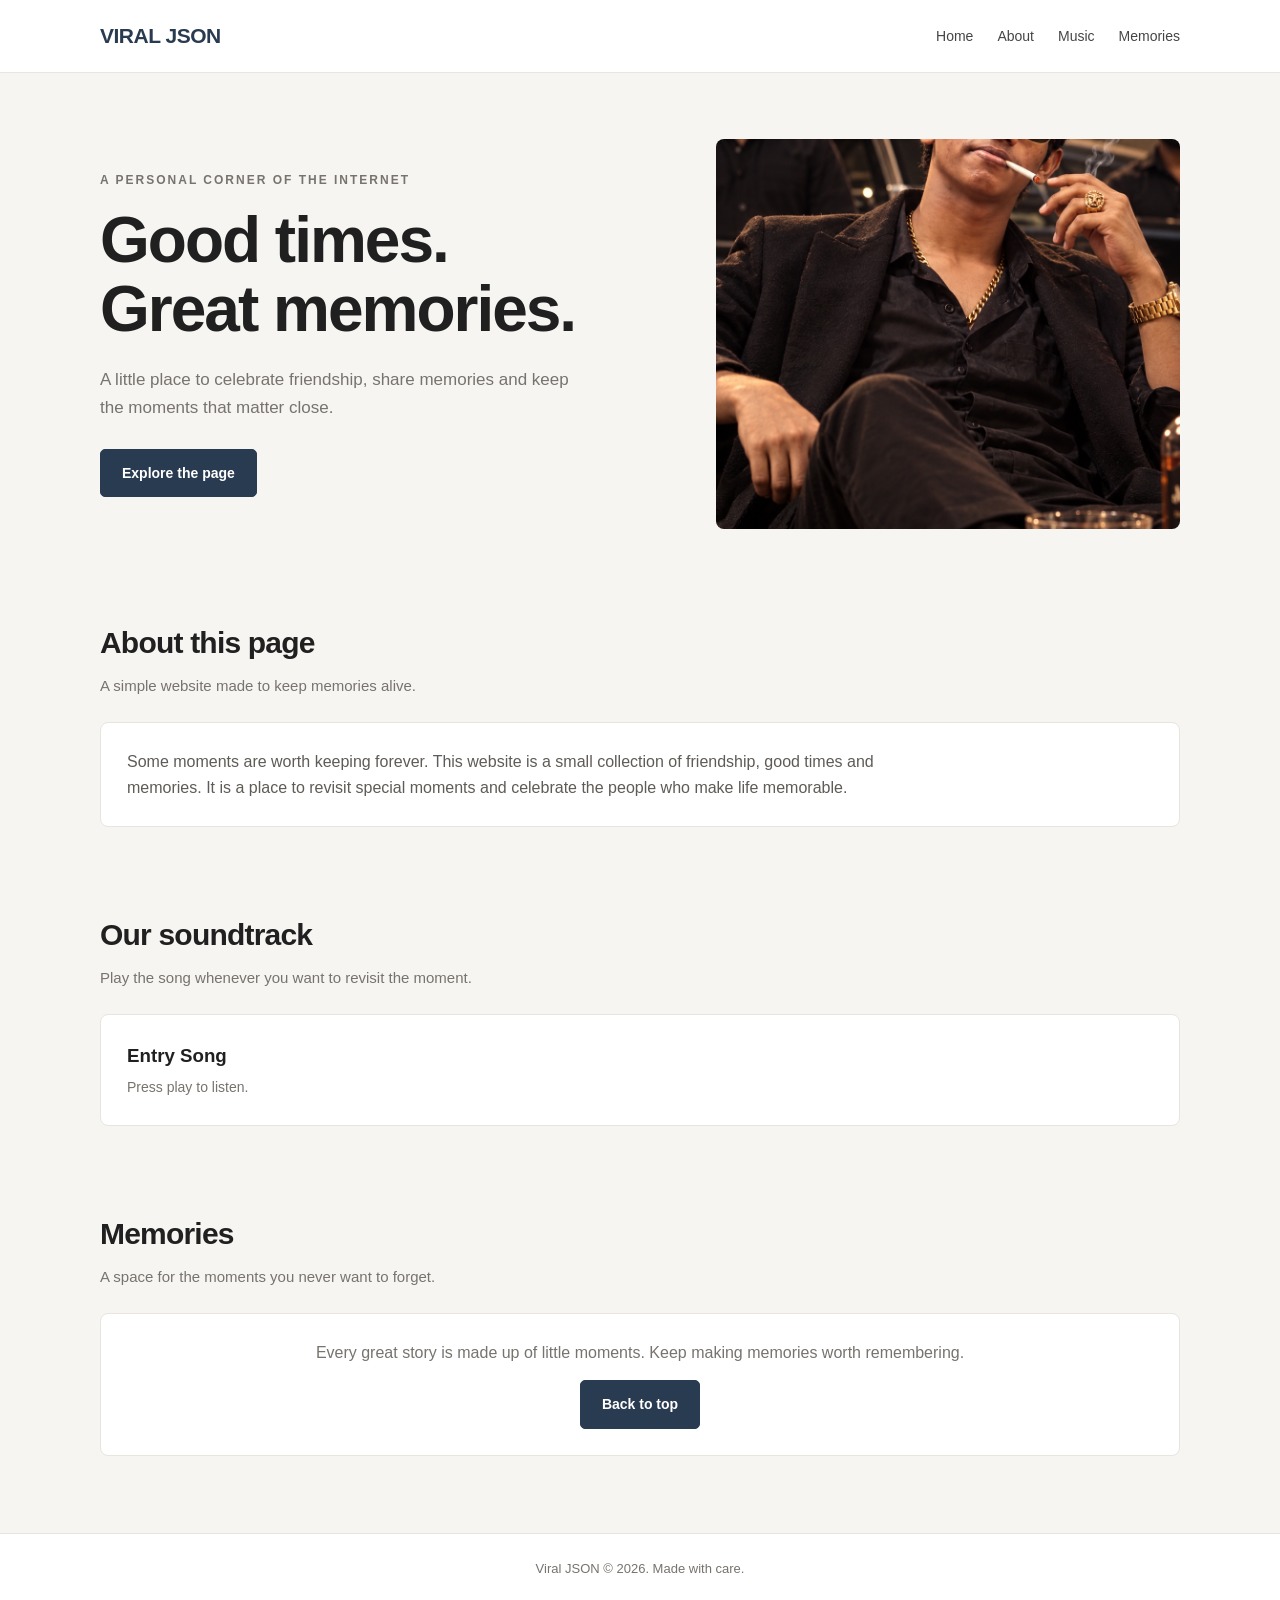
<file: index.html>
<!DOCTYPE html>
<html lang="en">
<head>
  <meta charset="UTF-8">
  <meta name="viewport" content="width=device-width, initial-scale=1.0">

  <title>Viral JSON | Memories</title>
  <meta name="description" content="A personal website for friends, photos and memories.">

  <style>
    * {
      box-sizing: border-box;
      margin: 0;
      padding: 0;
    }

    :root {
      --background: #f7f5f2;
      --surface: #ffffff;
      --text: #202020;
      --muted: #77736e;
      --accent: #293b50;
      --border: #e8e4df;
    }

    body {
      font-family: Arial, Helvetica, sans-serif;
      background: var(--background);
      color: var(--text);
      line-height: 1.6;
    }

    a {
      color: inherit;
      text-decoration: none;
    }

    .container {
      width: min(1080px, 90%);
      margin: 0 auto;
    }

    header {
      background: var(--surface);
      border-bottom: 1px solid var(--border);
    }

    .navbar {
      min-height: 72px;
      display: flex;
      justify-content: space-between;
      align-items: center;
      gap: 20px;
    }

    .brand {
      font-size: 21px;
      font-weight: 800;
      letter-spacing: -0.5px;
      color: var(--accent);
    }

    .nav-links {
      display: flex;
      gap: 24px;
      flex-wrap: wrap;
      font-size: 14px;
      color: #454545;
    }

    .nav-links a:hover {
      text-decoration: underline;
    }

    .hero {
      padding: 66px 0 48px;
    }

    .hero-grid {
      display: grid;
      grid-template-columns: 1.1fr 0.9fr;
      align-items: center;
      gap: 48px;
    }

    .eyebrow {
      color: var(--muted);
      text-transform: uppercase;
      letter-spacing: 2px;
      font-size: 12px;
      font-weight: 700;
      margin-bottom: 16px;
    }

    h1 {
      font-size: clamp(38px, 5.5vw, 64px);
      line-height: 1.08;
      letter-spacing: -2px;
      margin-bottom: 22px;
    }

    .hero-description {
      font-size: 17px;
      color: var(--muted);
      max-width: 480px;
      margin-bottom: 28px;
    }

    .button {
      display: inline-block;
      background: var(--accent);
      color: white;
      border: 1px solid var(--accent);
      padding: 12px 21px;
      border-radius: 5px;
      font-size: 14px;
      font-weight: 700;
      cursor: pointer;
    }

    .button:hover {
      background: #1c2b3c;
    }

    .hero-image {
      background: #e9e5df;
      border-radius: 8px;
      overflow: hidden;
      min-height: 280px;
    }

    .hero-image img {
      display: block;
      width: 100%;
      height: 390px;
      object-fit: cover;
    }

    section {
      padding: 42px 0;
    }

    .section-heading {
      margin-bottom: 24px;
    }

    .section-heading h2 {
      font-size: 30px;
      letter-spacing: -0.8px;
      margin-bottom: 7px;
    }

    .section-heading p {
      color: var(--muted);
      font-size: 15px;
    }

    .about-card,
    .music-card,
    .memory-card {
      background: var(--surface);
      border: 1px solid var(--border);
      border-radius: 8px;
      padding: 26px;
    }

    .about-card p {
      color: #5f5b56;
      max-width: 760px;
    }

    .music-card {
      display: flex;
      align-items: center;
      justify-content: space-between;
      gap: 20px;
      flex-wrap: wrap;
    }

    .music-card h3 {
      margin-bottom: 5px;
    }

    .music-card p {
      color: var(--muted);
      font-size: 14px;
    }

    .music-controls {
      display: flex;
      align-items: center;
      gap: 12px;
      flex-wrap: wrap;
    }

    audio {
      width: min(100%, 320px);
    }

    .memory-card {
      text-align: center;
    }

    .memory-card p {
      color: var(--muted);
      margin-bottom: 15px;
    }

    footer {
      margin-top: 35px;
      padding: 25px 0;
      border-top: 1px solid var(--border);
      background: var(--surface);
      text-align: center;
      color: var(--muted);
      font-size: 13px;
    }

    @media (max-width: 700px) {
      .navbar {
        padding: 17px 0;
        align-items: flex-start;
        flex-direction: column;
      }

      .nav-links {
        gap: 15px;
      }

      .hero {
        padding-top: 40px;
      }

      .hero-grid {
        grid-template-columns: 1fr;
        gap: 28px;
      }

      .hero-image img {
        height: 300px;
      }

      h1 {
        letter-spacing: -1px;
      }

      .music-card {
        align-items: flex-start;
        flex-direction: column;
      }
    }
  </style>
</head>

<body>

  <header>
    <div class="container navbar">
      <a class="brand" href="#home">VIRAL JSON</a>

      <nav class="nav-links" aria-label="Main navigation">
        <a href="#home">Home</a>
        <a href="#about">About</a>
        <a href="#music">Music</a>
        <a href="#memories">Memories</a>
      </nav>
    </div>
  </header>

  <main>
    <section class="hero" id="home">
      <div class="container hero-grid">

        <div>
          <p class="eyebrow">A personal corner of the internet</p>

          <h1>Good times.<br>Great memories.</h1>

          <p class="hero-description">
            A little place to celebrate friendship, share memories
            and keep the moments that matter close.
          </p>

          <a class="button" href="#memories">Explore the page</a>
        </div>

        <div class="hero-image">
          <img
            src="assets/friend-photo.jpg"
            alt="A special memory"
            onerror="this.style.display='none'; this.parentElement.style.minHeight='280px';"
          >
        </div>

      </div>
    </section>

    <section id="about">
      <div class="container">
        <div class="section-heading">
          <h2>About this page</h2>
          <p>A simple website made to keep memories alive.</p>
        </div>

        <div class="about-card">
          <p>
            Some moments are worth keeping forever. This website is
            a small collection of friendship, good times and memories.
            It is a place to revisit special moments and celebrate
            the people who make life memorable.
          </p>
        </div>
      </div>
    </section>

    <section id="music">
      <div class="container">
        <div class="section-heading">
          <h2>Our soundtrack</h2>
          <p>Play the song whenever you want to revisit the moment.</p>
        </div>

        <div class="music-card">
          <div>
            <h3>Entry Song</h3>
            <p>Press play to listen.</p>
          </div>

          <div class="music-controls">
            <audio controls preload="none">
              <source src="assets/entry-song.mp3" type="audio/mpeg">
              Your browser does not support audio playback.
            </audio>
          </div>
        </div>
      </div>
    </section>

    <section id="memories">
      <div class="container">
        <div class="section-heading">
          <h2>Memories</h2>
          <p>A space for the moments you never want to forget.</p>
        </div>

        <div class="memory-card">
          <p>
            Every great story is made up of little moments.
            Keep making memories worth remembering.
          </p>

          <a class="button" href="#home">Back to top</a>
        </div>
      </div>
    </section>
  </main>

  <footer>
    <div class="container">
      <p>Viral JSON &copy; <span id="year"></span>. Made with care.</p>
    </div>
  </footer>

  <script>
    document.getElementById("year").textContent =
      new Date().getFullYear();
  </script>

</body>
</html>
</file>
